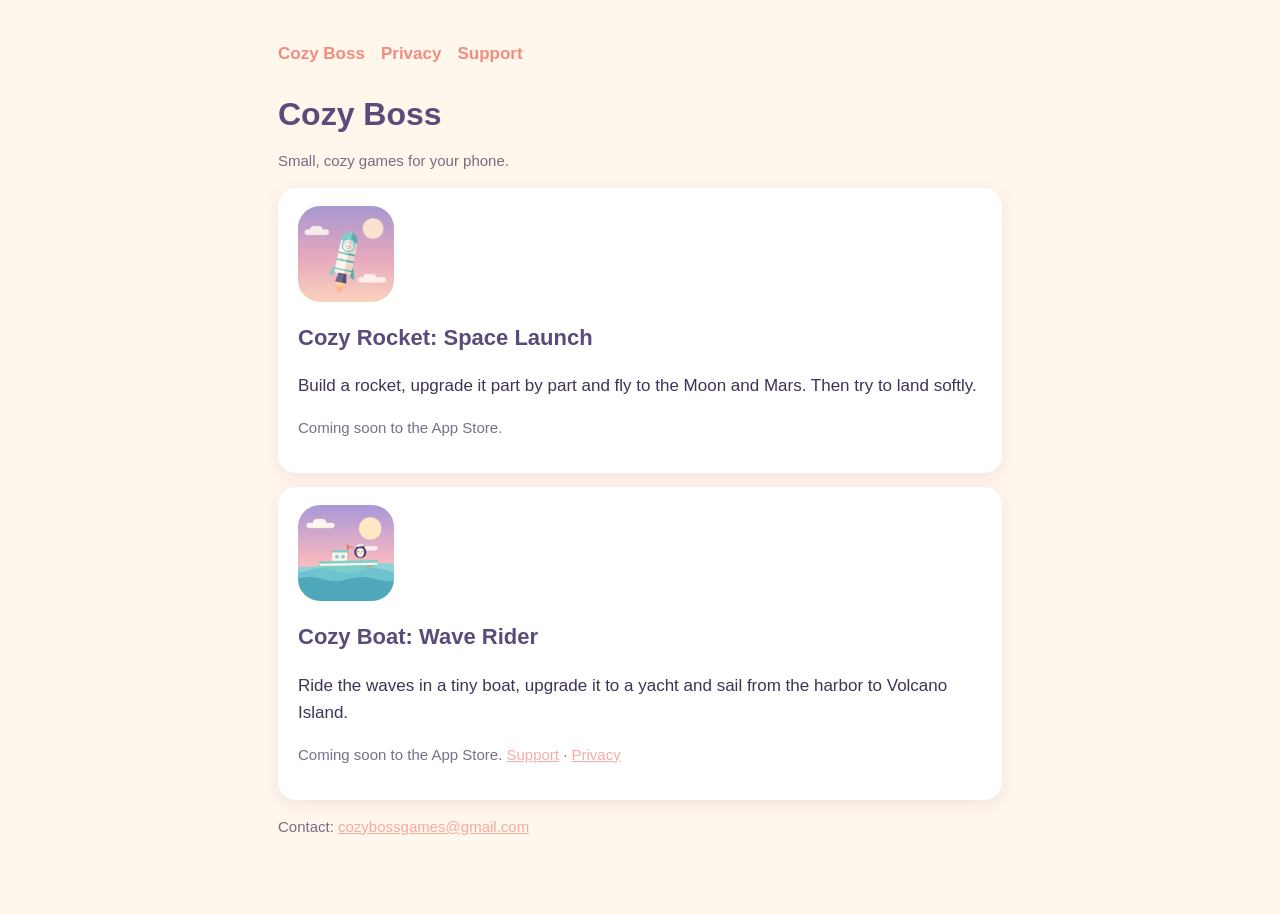
<file: index.html>
<!doctype html><html lang="en"><head><meta charset="utf-8"><meta name="viewport" content="width=device-width,initial-scale=1">
<title>Cozy Boss</title><link rel="stylesheet" href="style.css"></head><body><main>
<nav><a href="index.html">Cozy Boss</a><a href="privacy.html">Privacy</a><a href="support.html">Support</a></nav>
<h1 style="margin-top:28px">Cozy Boss</h1><p class="muted">Small, cozy games for your phone.</p>
<div class="card"><img class="icon" src="icon.png" alt="Cozy Rocket icon">
<h2 style="margin-top:10px">Cozy Rocket: Space Launch</h2>
<p>Build a rocket, upgrade it part by part and fly to the Moon and Mars. Then try to land softly.</p>
<p class="muted">Coming soon to the App Store.</p></div>
<div class="card"><img class="icon" src="boat-icon.png" alt="Cozy Boat icon">
<h2 style="margin-top:10px">Cozy Boat: Wave Rider</h2>
<p>Ride the waves in a tiny boat, upgrade it to a yacht and sail from the harbor to Volcano Island.</p>
<p class="muted">Coming soon to the App Store. <a href="boat-support.html">Support</a> · <a href="boat-privacy.html">Privacy</a></p></div>
<p class="muted">Contact: <a href="mailto:cozybossgames@gmail.com">cozybossgames@gmail.com</a></p>
</main></body></html>
</file>
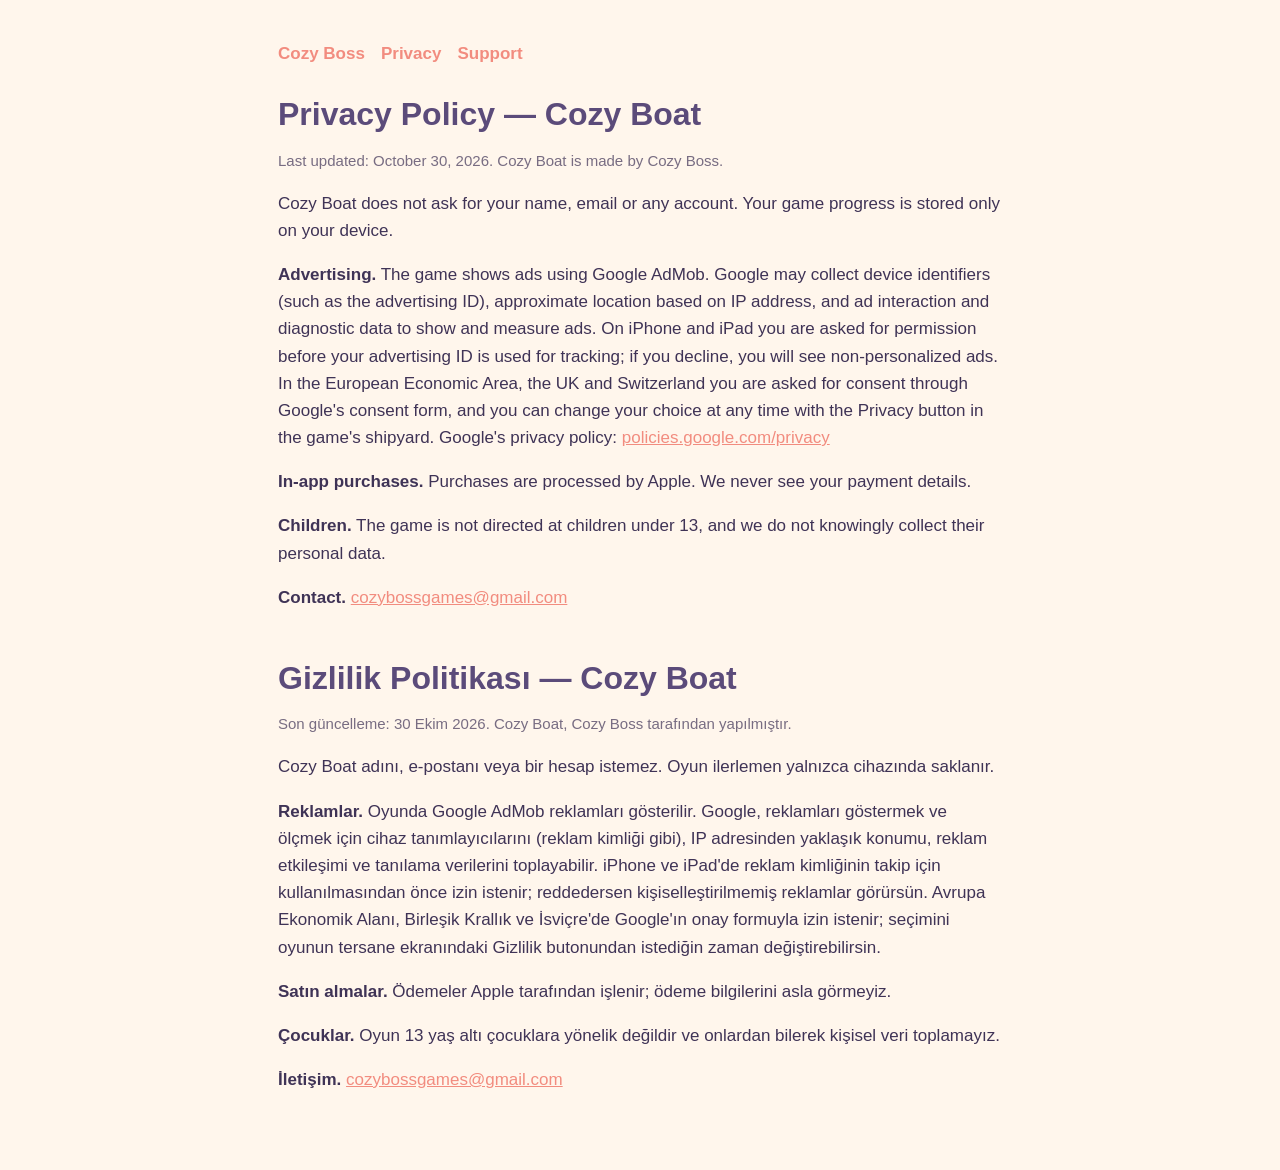
<file: boat-privacy.html>
<!doctype html><html lang="en"><head><meta charset="utf-8"><meta name="viewport" content="width=device-width,initial-scale=1">
<title>Privacy Policy – Cozy Boat</title><link rel="stylesheet" href="style.css"></head><body><main>
<nav><a href="index.html">Cozy Boss</a><a href="boat-privacy.html">Privacy</a><a href="boat-support.html">Support</a></nav>
<h1 style="margin-top:28px">Privacy Policy — Cozy Boat</h1>
<p class="muted">Last updated: October 30, 2026. Cozy Boat is made by Cozy Boss.</p>
<p>Cozy Boat does not ask for your name, email or any account. Your game progress is stored only on your device.</p>
<p><b>Advertising.</b> The game shows ads using Google AdMob. Google may collect device identifiers (such as the advertising ID), approximate location based on IP address, and ad interaction and diagnostic data to show and measure ads. On iPhone and iPad you are asked for permission before your advertising ID is used for tracking; if you decline, you will see non-personalized ads. In the European Economic Area, the UK and Switzerland you are asked for consent through Google's consent form, and you can change your choice at any time with the Privacy button in the game's shipyard. Google's privacy policy: <a href="https://policies.google.com/privacy">policies.google.com/privacy</a></p>
<p><b>In-app purchases.</b> Purchases are processed by Apple. We never see your payment details.</p>
<p><b>Children.</b> The game is not directed at children under 13, and we do not knowingly collect their personal data.</p>
<p><b>Contact.</b> <a href="mailto:cozybossgames@gmail.com">cozybossgames@gmail.com</a></p>
<h1 style="margin-top:48px">Gizlilik Politikası — Cozy Boat</h1>
<p class="muted">Son güncelleme: 30 Ekim 2026. Cozy Boat, Cozy Boss tarafından yapılmıştır.</p>
<p>Cozy Boat adını, e-postanı veya bir hesap istemez. Oyun ilerlemen yalnızca cihazında saklanır.</p>
<p><b>Reklamlar.</b> Oyunda Google AdMob reklamları gösterilir. Google, reklamları göstermek ve ölçmek için cihaz tanımlayıcılarını (reklam kimliği gibi), IP adresinden yaklaşık konumu, reklam etkileşimi ve tanılama verilerini toplayabilir. iPhone ve iPad'de reklam kimliğinin takip için kullanılmasından önce izin istenir; reddedersen kişiselleştirilmemiş reklamlar görürsün. Avrupa Ekonomik Alanı, Birleşik Krallık ve İsviçre'de Google'ın onay formuyla izin istenir; seçimini oyunun tersane ekranındaki Gizlilik butonundan istediğin zaman değiştirebilirsin.</p>
<p><b>Satın almalar.</b> Ödemeler Apple tarafından işlenir; ödeme bilgilerini asla görmeyiz.</p>
<p><b>Çocuklar.</b> Oyun 13 yaş altı çocuklara yönelik değildir ve onlardan bilerek kişisel veri toplamayız.</p>
<p><b>İletişim.</b> <a href="mailto:cozybossgames@gmail.com">cozybossgames@gmail.com</a></p>
</main></body></html>
</file>
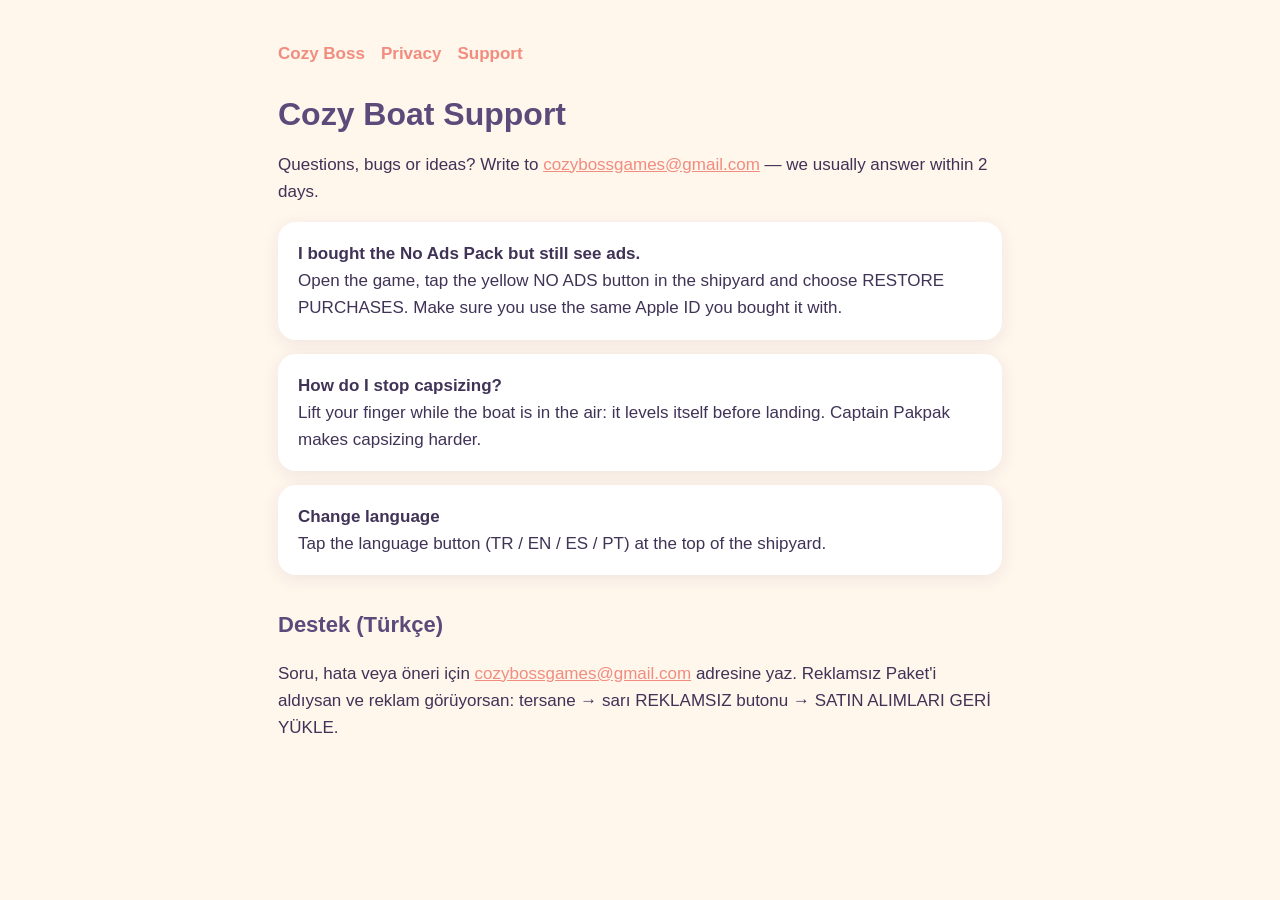
<file: boat-support.html>
<!doctype html><html lang="en"><head><meta charset="utf-8"><meta name="viewport" content="width=device-width,initial-scale=1">
<title>Support – Cozy Boat</title><link rel="stylesheet" href="style.css"></head><body><main>
<nav><a href="index.html">Cozy Boss</a><a href="boat-privacy.html">Privacy</a><a href="boat-support.html">Support</a></nav>
<h1 style="margin-top:28px">Cozy Boat Support</h1>
<p>Questions, bugs or ideas? Write to <a href="mailto:cozybossgames@gmail.com">cozybossgames@gmail.com</a> — we usually answer within 2 days.</p>
<div class="card"><b>I bought the No Ads Pack but still see ads.</b><br>Open the game, tap the yellow NO ADS button in the shipyard and choose RESTORE PURCHASES. Make sure you use the same Apple ID you bought it with.</div>
<div class="card"><b>How do I stop capsizing?</b><br>Lift your finger while the boat is in the air: it levels itself before landing. Captain Pakpak makes capsizing harder.</div>
<div class="card"><b>Change language</b><br>Tap the language button (TR / EN / ES / PT) at the top of the shipyard.</div>
<h2>Destek (Türkçe)</h2>
<p>Soru, hata veya öneri için <a href="mailto:cozybossgames@gmail.com">cozybossgames@gmail.com</a> adresine yaz. Reklamsız Paket'i aldıysan ve reklam görüyorsan: tersane → sarı REKLAMSIZ butonu → SATIN ALIMLARI GERİ YÜKLE.</p>
</main></body></html>
</file>
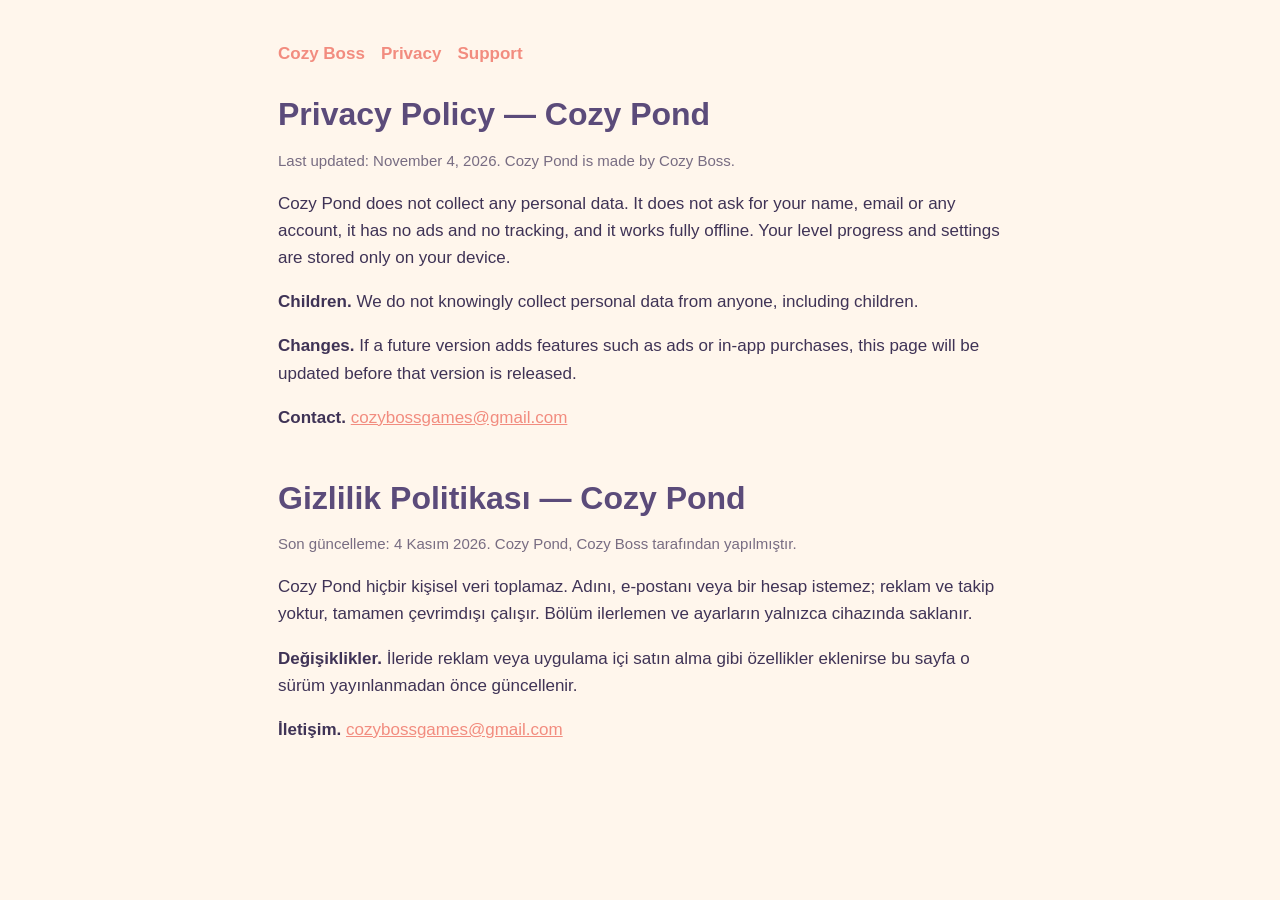
<file: pond-privacy.html>
<!doctype html><html lang="en"><head><meta charset="utf-8"><meta name="viewport" content="width=device-width,initial-scale=1">
<title>Privacy Policy – Cozy Pond</title><link rel="stylesheet" href="style.css"></head><body><main>
<nav><a href="index.html">Cozy Boss</a><a href="pond-privacy.html">Privacy</a><a href="pond-support.html">Support</a></nav>
<h1 style="margin-top:28px">Privacy Policy — Cozy Pond</h1>
<p class="muted">Last updated: November 4, 2026. Cozy Pond is made by Cozy Boss.</p>
<p>Cozy Pond does not collect any personal data. It does not ask for your name, email or any account, it has no ads and no tracking, and it works fully offline. Your level progress and settings are stored only on your device.</p>
<p><b>Children.</b> We do not knowingly collect personal data from anyone, including children.</p>
<p><b>Changes.</b> If a future version adds features such as ads or in-app purchases, this page will be updated before that version is released.</p>
<p><b>Contact.</b> <a href="mailto:cozybossgames@gmail.com">cozybossgames@gmail.com</a></p>
<h1 style="margin-top:48px">Gizlilik Politikası — Cozy Pond</h1>
<p class="muted">Son güncelleme: 4 Kasım 2026. Cozy Pond, Cozy Boss tarafından yapılmıştır.</p>
<p>Cozy Pond hiçbir kişisel veri toplamaz. Adını, e-postanı veya bir hesap istemez; reklam ve takip yoktur, tamamen çevrimdışı çalışır. Bölüm ilerlemen ve ayarların yalnızca cihazında saklanır.</p>
<p><b>Değişiklikler.</b> İleride reklam veya uygulama içi satın alma gibi özellikler eklenirse bu sayfa o sürüm yayınlanmadan önce güncellenir.</p>
<p><b>İletişim.</b> <a href="mailto:cozybossgames@gmail.com">cozybossgames@gmail.com</a></p>
</main></body></html>
</file>
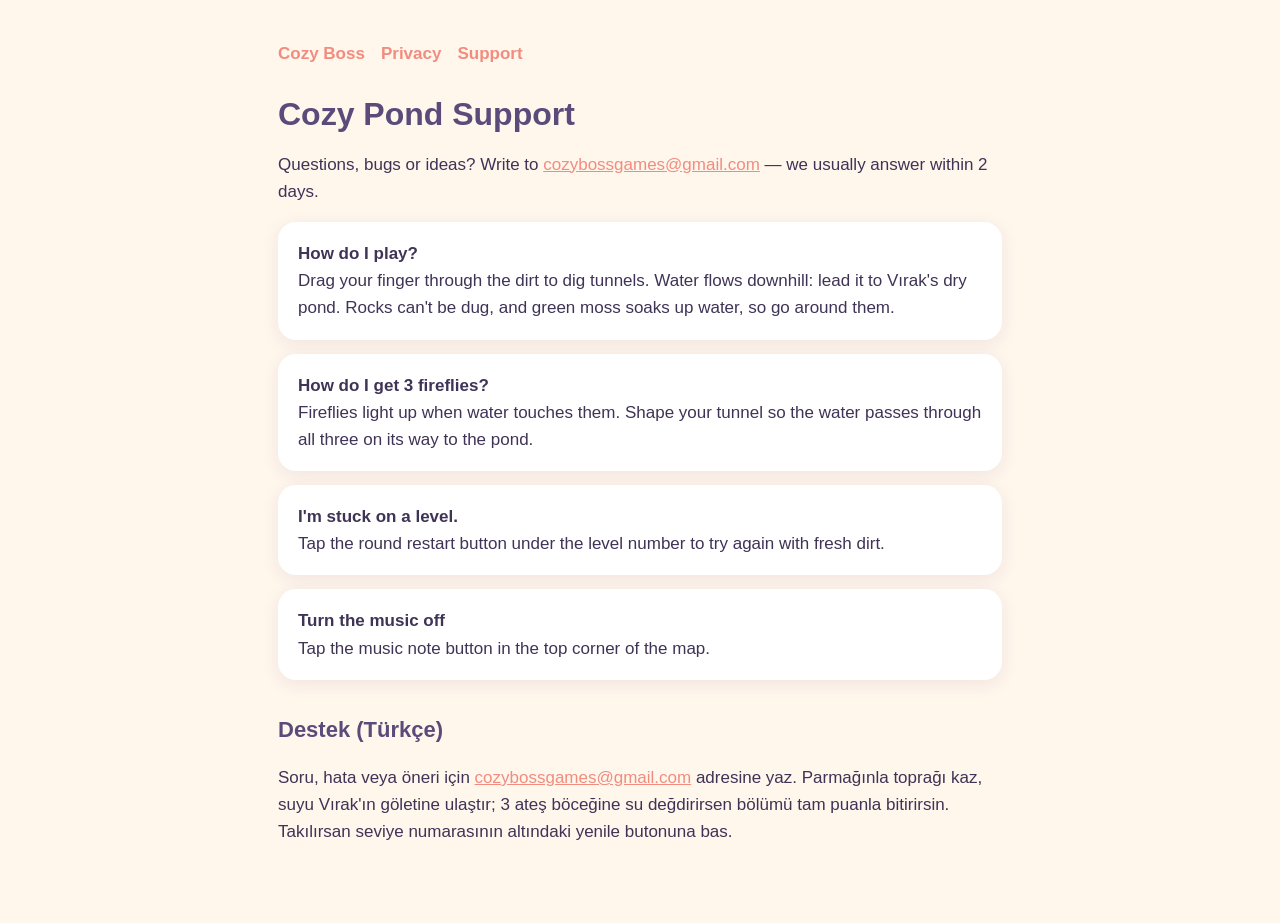
<file: pond-support.html>
<!doctype html><html lang="en"><head><meta charset="utf-8"><meta name="viewport" content="width=device-width,initial-scale=1">
<title>Support – Cozy Pond</title><link rel="stylesheet" href="style.css"></head><body><main>
<nav><a href="index.html">Cozy Boss</a><a href="pond-privacy.html">Privacy</a><a href="pond-support.html">Support</a></nav>
<h1 style="margin-top:28px">Cozy Pond Support</h1>
<p>Questions, bugs or ideas? Write to <a href="mailto:cozybossgames@gmail.com">cozybossgames@gmail.com</a> — we usually answer within 2 days.</p>
<div class="card"><b>How do I play?</b><br>Drag your finger through the dirt to dig tunnels. Water flows downhill: lead it to Vırak's dry pond. Rocks can't be dug, and green moss soaks up water, so go around them.</div>
<div class="card"><b>How do I get 3 fireflies?</b><br>Fireflies light up when water touches them. Shape your tunnel so the water passes through all three on its way to the pond.</div>
<div class="card"><b>I'm stuck on a level.</b><br>Tap the round restart button under the level number to try again with fresh dirt.</div>
<div class="card"><b>Turn the music off</b><br>Tap the music note button in the top corner of the map.</div>
<h2>Destek (Türkçe)</h2>
<p>Soru, hata veya öneri için <a href="mailto:cozybossgames@gmail.com">cozybossgames@gmail.com</a> adresine yaz. Parmağınla toprağı kaz, suyu Vırak'ın göletine ulaştır; 3 ateş böceğine su değdirirsen bölümü tam puanla bitirirsin. Takılırsan seviye numarasının altındaki yenile butonuna bas.</p>
</main></body></html>
</file>
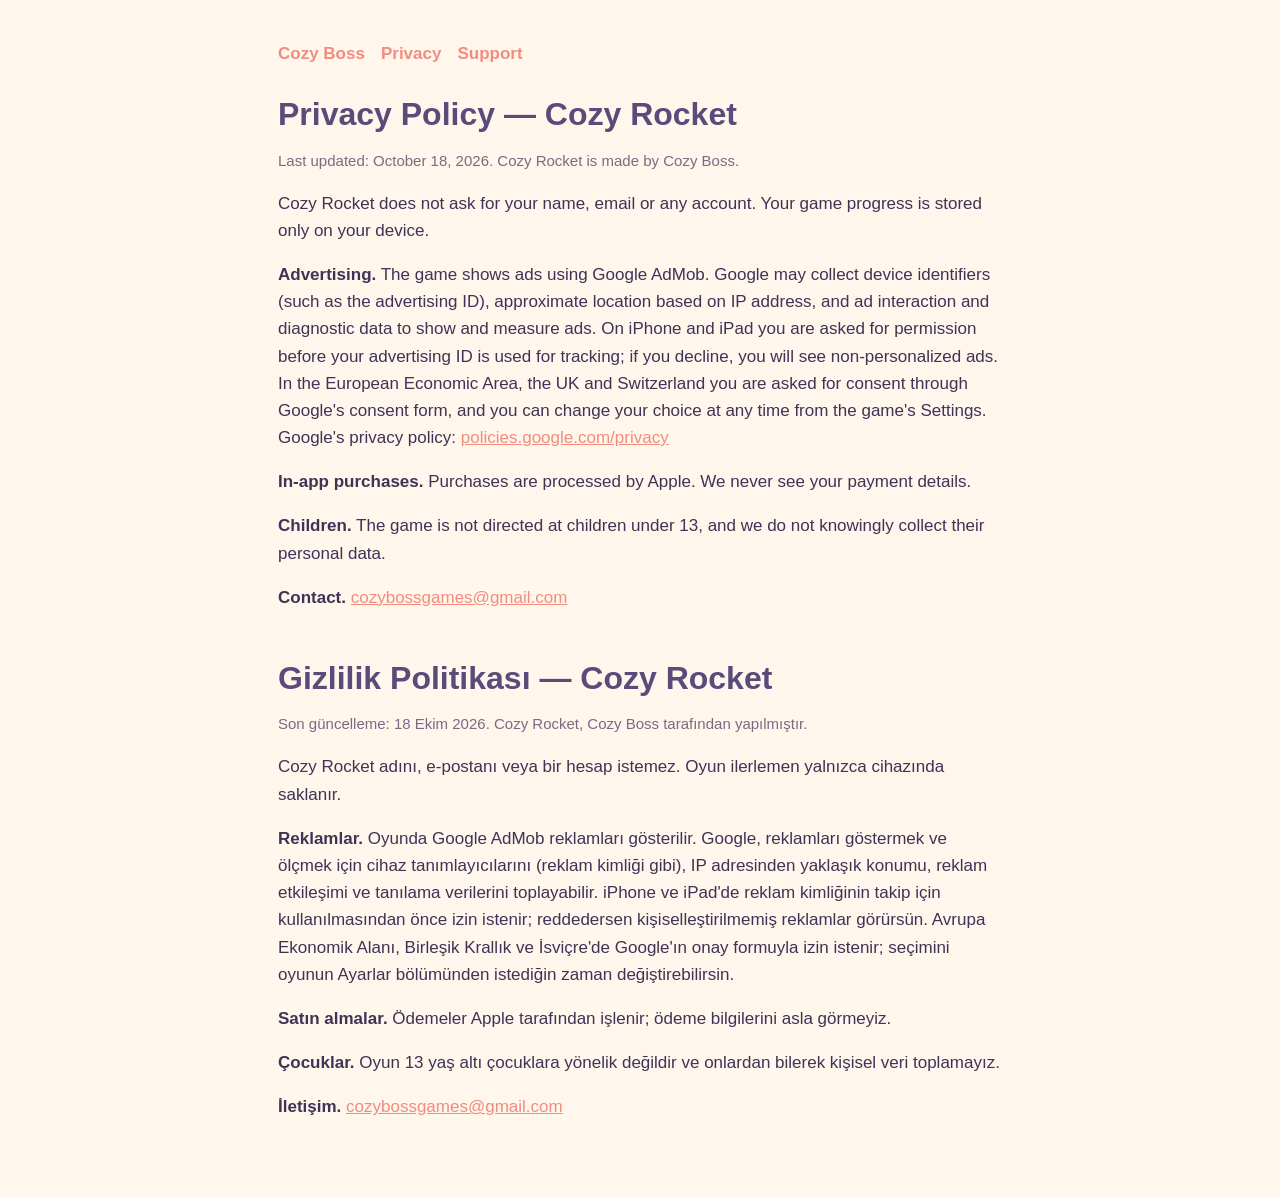
<file: privacy.html>
<!doctype html><html lang="en"><head><meta charset="utf-8"><meta name="viewport" content="width=device-width,initial-scale=1">
<title>Privacy Policy – Cozy Rocket</title><link rel="stylesheet" href="style.css"></head><body><main>
<nav><a href="index.html">Cozy Boss</a><a href="privacy.html">Privacy</a><a href="support.html">Support</a></nav>
<h1 style="margin-top:28px">Privacy Policy — Cozy Rocket</h1>
<p class="muted">Last updated: October 18, 2026. Cozy Rocket is made by Cozy Boss.</p>
<p>Cozy Rocket does not ask for your name, email or any account. Your game progress is stored only on your device.</p>
<p><b>Advertising.</b> The game shows ads using Google AdMob. Google may collect device identifiers (such as the advertising ID), approximate location based on IP address, and ad interaction and diagnostic data to show and measure ads. On iPhone and iPad you are asked for permission before your advertising ID is used for tracking; if you decline, you will see non-personalized ads. In the European Economic Area, the UK and Switzerland you are asked for consent through Google's consent form, and you can change your choice at any time from the game's Settings. Google's privacy policy: <a href="https://policies.google.com/privacy">policies.google.com/privacy</a></p>
<p><b>In-app purchases.</b> Purchases are processed by Apple. We never see your payment details.</p>
<p><b>Children.</b> The game is not directed at children under 13, and we do not knowingly collect their personal data.</p>
<p><b>Contact.</b> <a href="mailto:cozybossgames@gmail.com">cozybossgames@gmail.com</a></p>
<h1 style="margin-top:48px">Gizlilik Politikası — Cozy Rocket</h1>
<p class="muted">Son güncelleme: 18 Ekim 2026. Cozy Rocket, Cozy Boss tarafından yapılmıştır.</p>
<p>Cozy Rocket adını, e-postanı veya bir hesap istemez. Oyun ilerlemen yalnızca cihazında saklanır.</p>
<p><b>Reklamlar.</b> Oyunda Google AdMob reklamları gösterilir. Google, reklamları göstermek ve ölçmek için cihaz tanımlayıcılarını (reklam kimliği gibi), IP adresinden yaklaşık konumu, reklam etkileşimi ve tanılama verilerini toplayabilir. iPhone ve iPad'de reklam kimliğinin takip için kullanılmasından önce izin istenir; reddedersen kişiselleştirilmemiş reklamlar görürsün. Avrupa Ekonomik Alanı, Birleşik Krallık ve İsviçre'de Google'ın onay formuyla izin istenir; seçimini oyunun Ayarlar bölümünden istediğin zaman değiştirebilirsin.</p>
<p><b>Satın almalar.</b> Ödemeler Apple tarafından işlenir; ödeme bilgilerini asla görmeyiz.</p>
<p><b>Çocuklar.</b> Oyun 13 yaş altı çocuklara yönelik değildir ve onlardan bilerek kişisel veri toplamayız.</p>
<p><b>İletişim.</b> <a href="mailto:cozybossgames@gmail.com">cozybossgames@gmail.com</a></p>
</main></body></html>
</file>
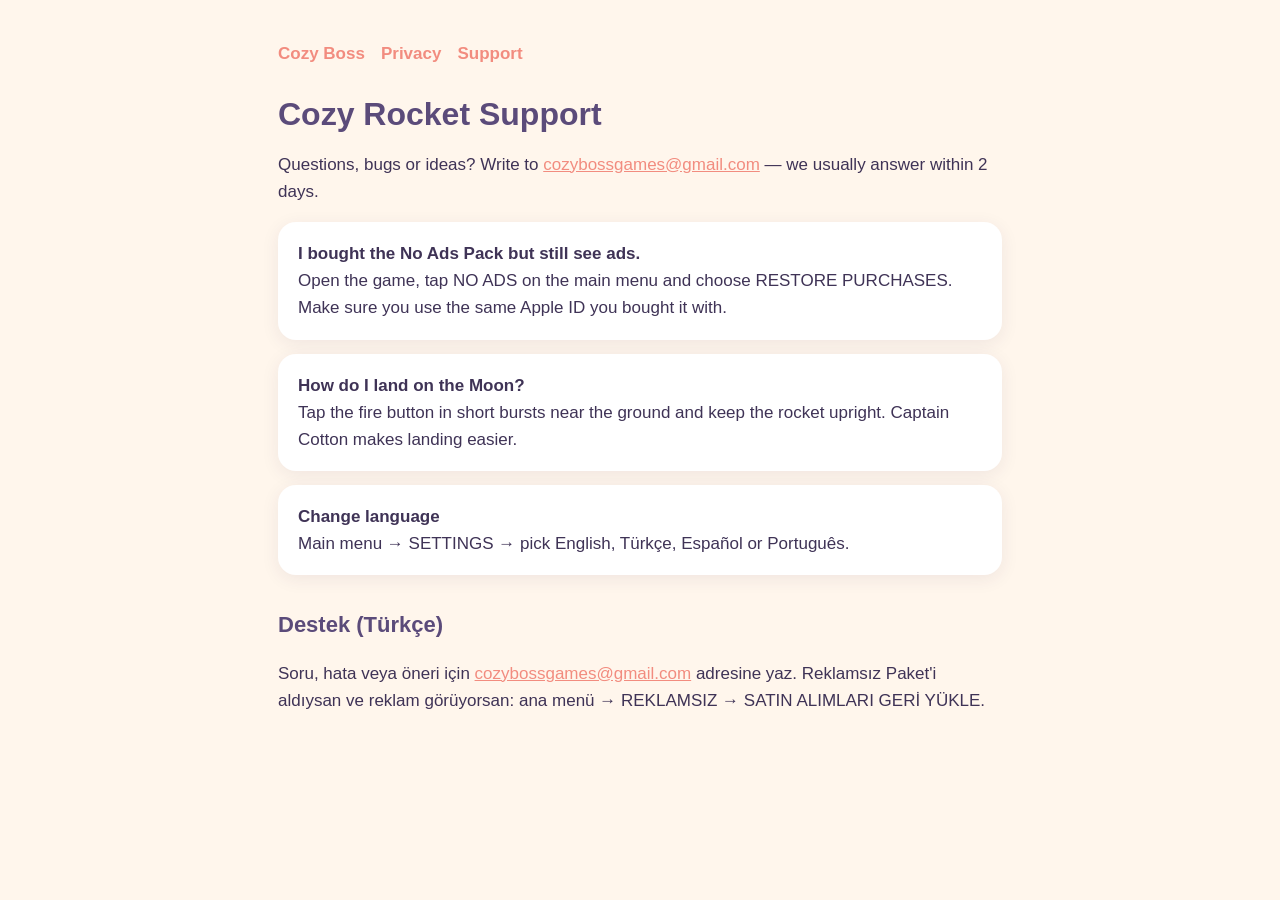
<file: support.html>
<!doctype html><html lang="en"><head><meta charset="utf-8"><meta name="viewport" content="width=device-width,initial-scale=1">
<title>Support – Cozy Rocket</title><link rel="stylesheet" href="style.css"></head><body><main>
<nav><a href="index.html">Cozy Boss</a><a href="privacy.html">Privacy</a><a href="support.html">Support</a></nav>
<h1 style="margin-top:28px">Cozy Rocket Support</h1>
<p>Questions, bugs or ideas? Write to <a href="mailto:cozybossgames@gmail.com">cozybossgames@gmail.com</a> — we usually answer within 2 days.</p>
<div class="card"><b>I bought the No Ads Pack but still see ads.</b><br>Open the game, tap NO ADS on the main menu and choose RESTORE PURCHASES. Make sure you use the same Apple ID you bought it with.</div>
<div class="card"><b>How do I land on the Moon?</b><br>Tap the fire button in short bursts near the ground and keep the rocket upright. Captain Cotton makes landing easier.</div>
<div class="card"><b>Change language</b><br>Main menu → SETTINGS → pick English, Türkçe, Español or Português.</div>
<h2>Destek (Türkçe)</h2>
<p>Soru, hata veya öneri için <a href="mailto:cozybossgames@gmail.com">cozybossgames@gmail.com</a> adresine yaz. Reklamsız Paket'i aldıysan ve reklam görüyorsan: ana menü → REKLAMSIZ → SATIN ALIMLARI GERİ YÜKLE.</p>
</main></body></html>
</file>
<file: style.css>
:root{--bg:#fff6ec;--ink:#3f3356;--plum:#5b4b7a;--coral:#f28c7f;--lilac:#cdbfe0;--card:#ffffff}
@media (prefers-color-scheme:dark){:root{--bg:#231d31;--ink:#f3ecf7;--plum:#cdbfe0;--coral:#f4a094;--lilac:#4a3f62;--card:#2e2640}}
*{box-sizing:border-box}body{margin:0;background:var(--bg);color:var(--ink);font:17px/1.6 -apple-system,BlinkMacSystemFont,"Segoe UI",Roboto,sans-serif}
main{max-width:760px;margin:0 auto;padding:40px 18px 60px}h1{color:var(--plum);font-size:32px;line-height:1.2;margin:0 0 6px}
h2{color:var(--plum);font-size:22px;margin:32px 0 8px}a{color:var(--coral)}.muted{opacity:.7;font-size:15px}
.card{background:var(--card);border-radius:18px;padding:18px 20px;margin:14px 0;box-shadow:0 4px 18px rgba(60,40,90,.08)}
nav a{margin-right:16px;font-weight:600;text-decoration:none}img.icon{width:96px;height:96px;border-radius:22px}
</file>
